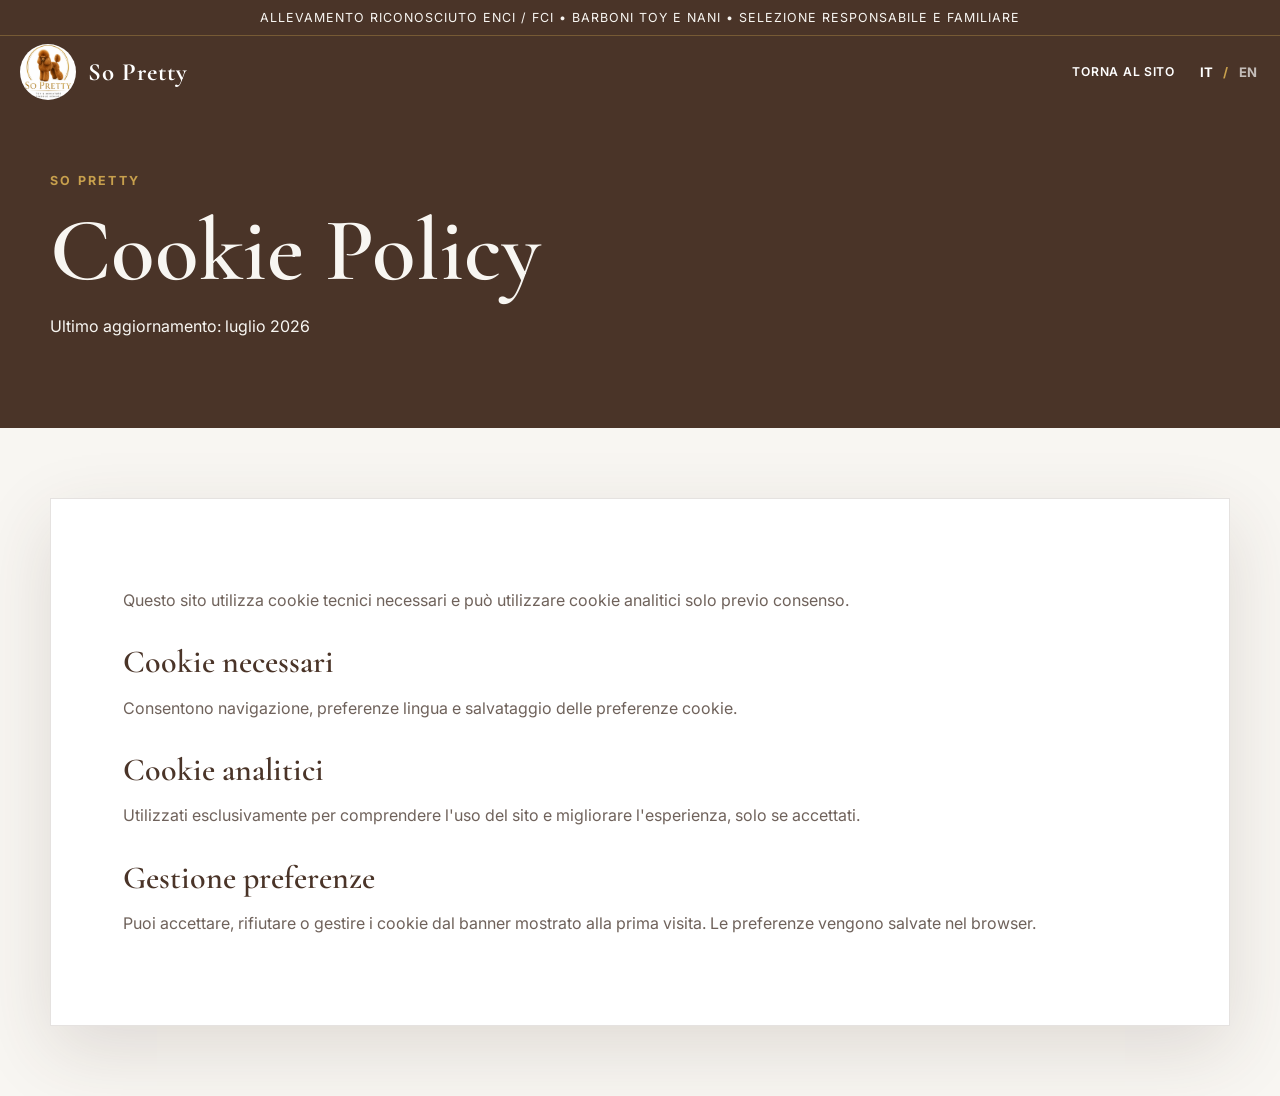
<file: cookie-policy.html>
<!DOCTYPE html>
<html lang="it">
<head>
  <meta charset="UTF-8" />
  <meta name="viewport" content="width=device-width, initial-scale=1.0" />
  <title>Cookie Policy | So Pretty</title>
  <meta name="description" content="Cookie Policy del sito So Pretty, allevamento ENCI/FCI di Barboni Toy e Nani." />
  <meta name="robots" content="index, follow" />
  <link rel="canonical" href="https://nourabm33.github.io/so-pretty/cookie-policy.html" />
  <link rel="icon" href="assets/sopretty/favicon.png" />
  <link rel="preconnect" href="https://fonts.googleapis.com" />
  <link rel="preconnect" href="https://fonts.gstatic.com" crossorigin />
  <link href="https://fonts.googleapis.com/css2?family=Cormorant+Garamond:wght@500;600;700&family=Inter:wght@300;400;500;600;700&display=swap" rel="stylesheet" />
  <link rel="stylesheet" href="styles.css" />
</head>
<body class="legal-page">
  <div class="announcement"><span data-i18n="announcement">Allevamento riconosciuto ENCI / FCI • Barboni Toy e Nani • Selezione responsabile e familiare</span></div>
  <header class="site-header scrolled" data-header>
    <nav class="nav" aria-label="Main navigation">
      <a class="brand" href="index.html#home"><img src="assets/sopretty/so-pretty-logo.webp" alt="So Pretty logo" /> <span>So Pretty</span></a>
      <div class="nav-menu open-static">
        <a href="index.html" data-i18n="legal.back">Torna al sito</a>
        <div class="language-switcher"><button type="button" class="active" data-lang="it">IT</button><span>/</span><button type="button" data-lang="en">EN</button></div>
      </div>
    </nav>
  </header>
  <main>
    <section class="legal-hero"><div class="container"><p class="eyebrow">So Pretty</p><h1 data-i18n="cookiePolicy.title">Cookie Policy</h1><p data-i18n="privacy.updated">Ultimo aggiornamento: luglio 2026</p></div></section>
    <section class="legal-content"><div class="container"><article class="legal-card" data-i18n-html="cookiePolicy.body"></article></div></section>
  </main>
  <script src="script.js" defer></script>
</body>
</html>
</file>
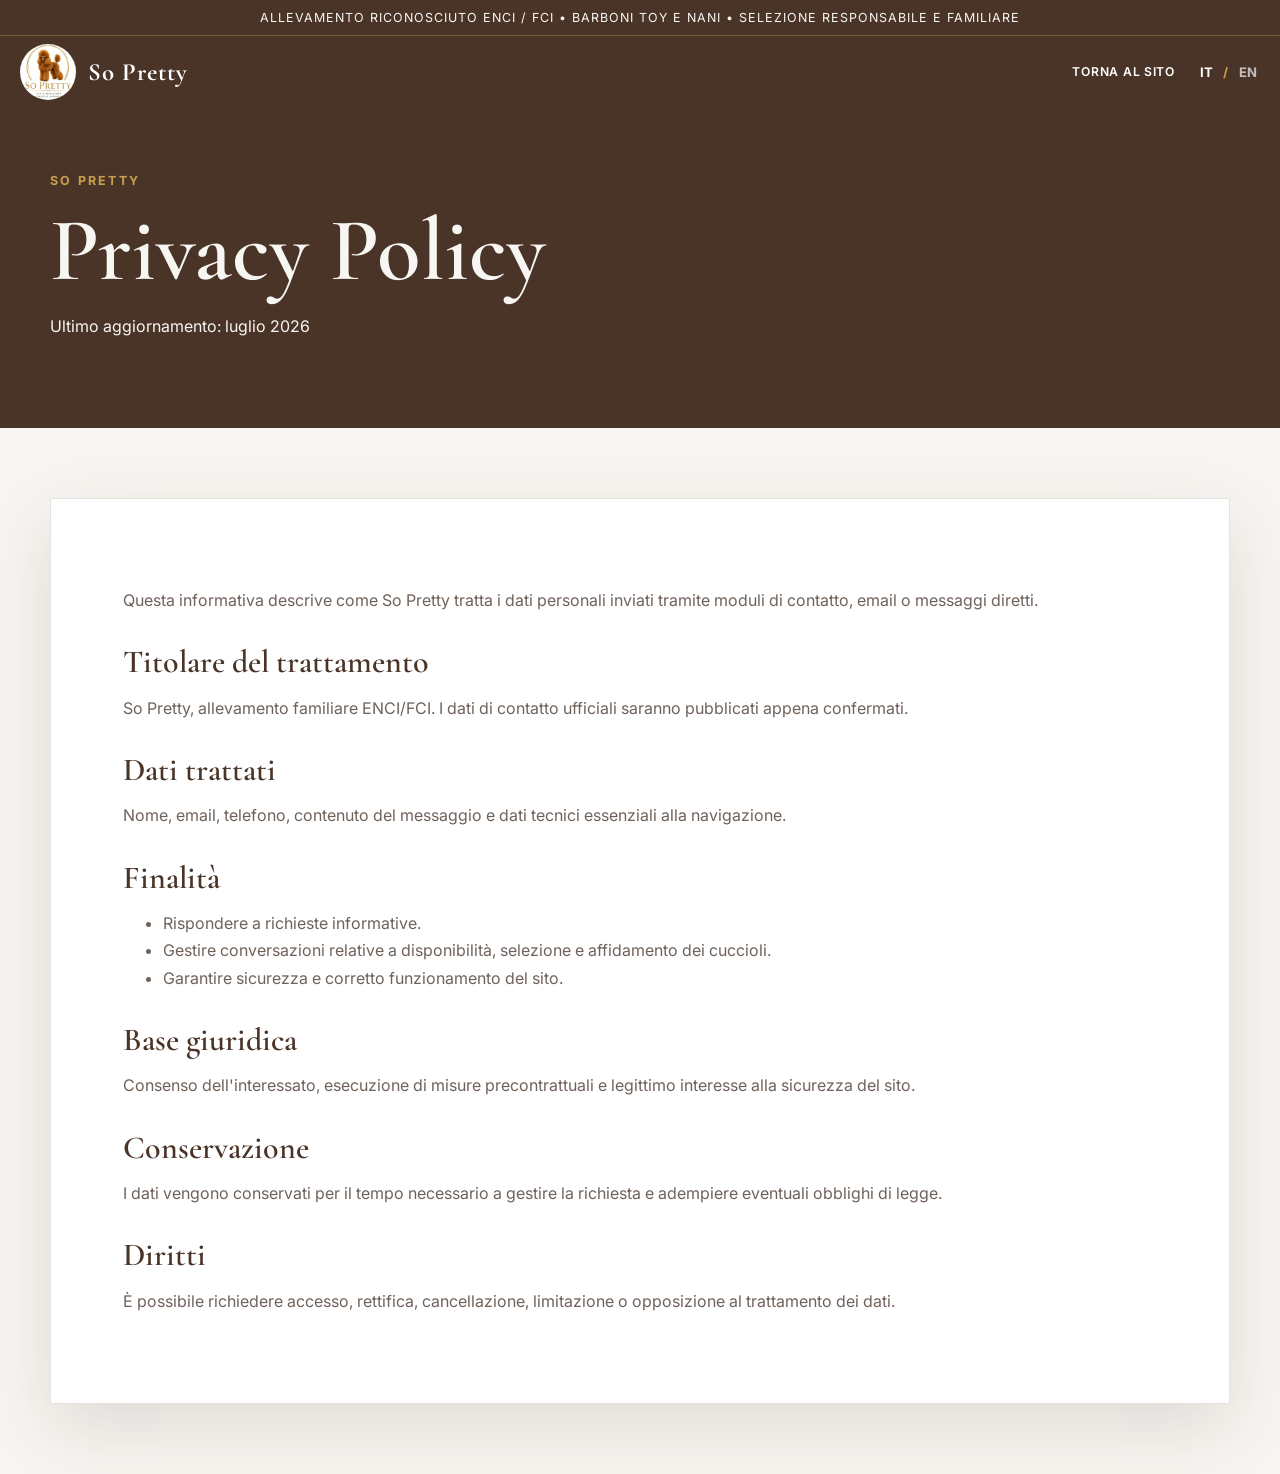
<file: privacy.html>
<!DOCTYPE html>
<html lang="it">
<head>
  <meta charset="UTF-8" />
  <meta name="viewport" content="width=device-width, initial-scale=1.0" />
  <title>Privacy Policy | So Pretty</title>
  <meta name="description" content="Privacy Policy del sito So Pretty, allevamento ENCI/FCI di Barboni Toy e Nani." />
  <meta name="robots" content="index, follow" />
  <link rel="canonical" href="https://nourabm33.github.io/so-pretty/privacy.html" />
  <link rel="icon" href="assets/sopretty/favicon.png" />
  <link rel="preconnect" href="https://fonts.googleapis.com" />
  <link rel="preconnect" href="https://fonts.gstatic.com" crossorigin />
  <link href="https://fonts.googleapis.com/css2?family=Cormorant+Garamond:wght@500;600;700&family=Inter:wght@300;400;500;600;700&display=swap" rel="stylesheet" />
  <link rel="stylesheet" href="styles.css" />
</head>
<body class="legal-page">
  <div class="announcement"><span data-i18n="announcement">Allevamento riconosciuto ENCI / FCI • Barboni Toy e Nani • Selezione responsabile e familiare</span></div>
  <header class="site-header scrolled" data-header>
    <nav class="nav" aria-label="Main navigation">
      <a class="brand" href="index.html#home"><img src="assets/sopretty/so-pretty-logo.webp" alt="So Pretty logo" /> <span>So Pretty</span></a>
      <div class="nav-menu open-static">
        <a href="index.html" data-i18n="legal.back">Torna al sito</a>
        <div class="language-switcher"><button type="button" class="active" data-lang="it">IT</button><span>/</span><button type="button" data-lang="en">EN</button></div>
      </div>
    </nav>
  </header>
  <main>
    <section class="legal-hero"><div class="container"><p class="eyebrow">So Pretty</p><h1 data-i18n="privacy.title">Privacy Policy</h1><p data-i18n="privacy.updated">Ultimo aggiornamento: luglio 2026</p></div></section>
    <section class="legal-content"><div class="container"><article class="legal-card" data-i18n-html="privacy.body"></article></div></section>
  </main>
  <script src="script.js" defer></script>
</body>
</html>
</file>
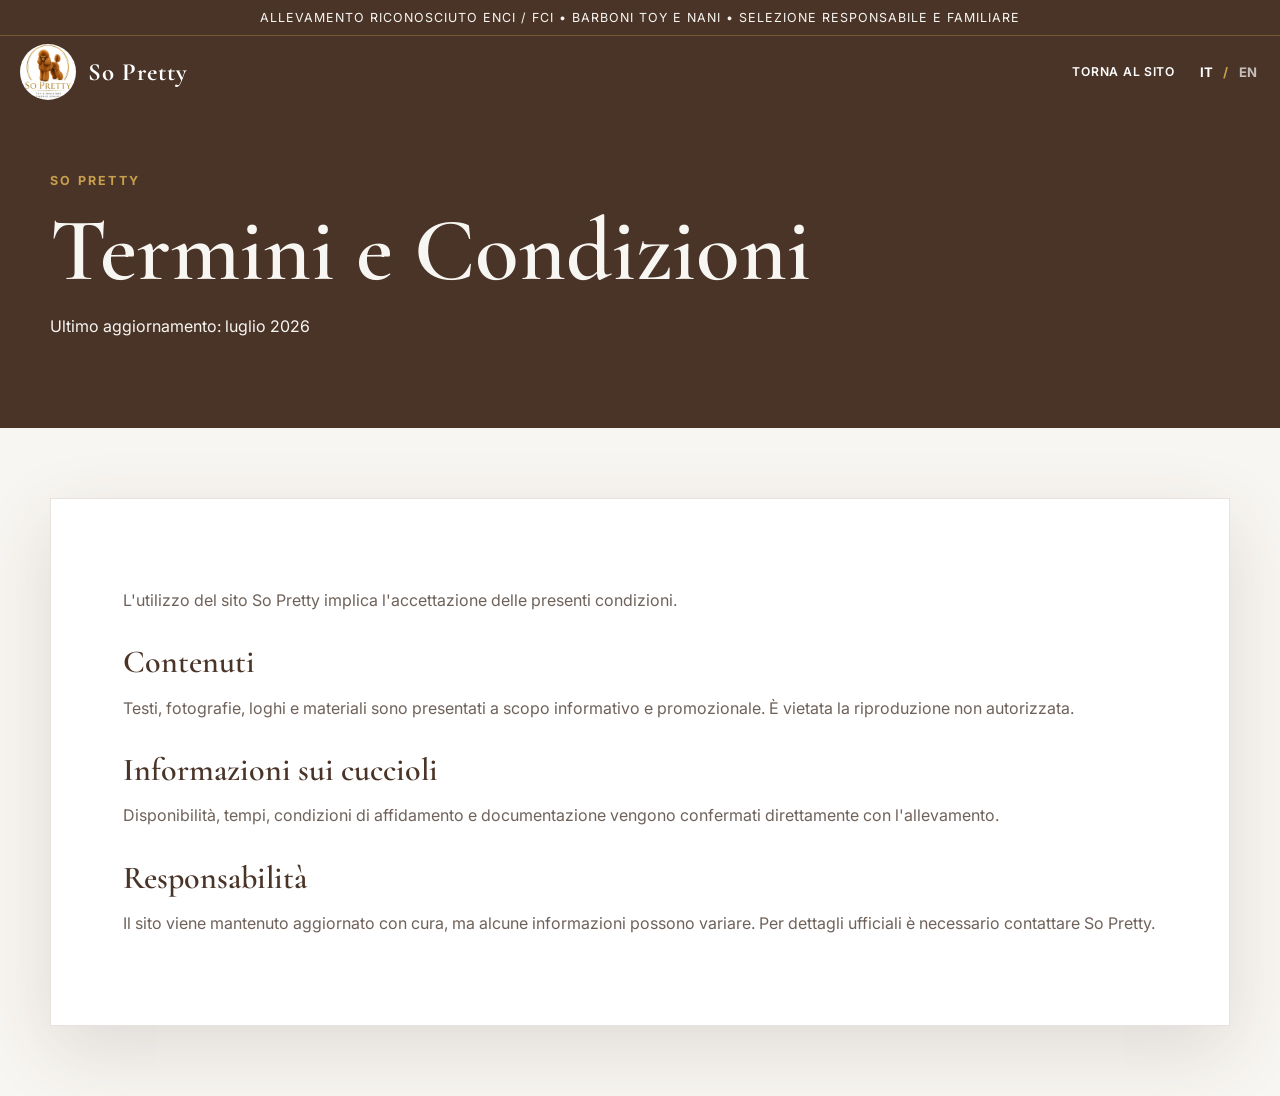
<file: terms.html>
<!DOCTYPE html>
<html lang="it">
<head>
  <meta charset="UTF-8" />
  <meta name="viewport" content="width=device-width, initial-scale=1.0" />
  <title>Termini e Condizioni | So Pretty</title>
  <meta name="description" content="Termini e Condizioni del sito So Pretty, allevamento ENCI/FCI di Barboni Toy e Nani." />
  <meta name="robots" content="index, follow" />
  <link rel="canonical" href="https://nourabm33.github.io/so-pretty/terms.html" />
  <link rel="icon" href="assets/sopretty/favicon.png" />
  <link rel="preconnect" href="https://fonts.googleapis.com" />
  <link rel="preconnect" href="https://fonts.gstatic.com" crossorigin />
  <link href="https://fonts.googleapis.com/css2?family=Cormorant+Garamond:wght@500;600;700&family=Inter:wght@300;400;500;600;700&display=swap" rel="stylesheet" />
  <link rel="stylesheet" href="styles.css" />
</head>
<body class="legal-page">
  <div class="announcement"><span data-i18n="announcement">Allevamento riconosciuto ENCI / FCI • Barboni Toy e Nani • Selezione responsabile e familiare</span></div>
  <header class="site-header scrolled" data-header>
    <nav class="nav" aria-label="Main navigation">
      <a class="brand" href="index.html#home"><img src="assets/sopretty/so-pretty-logo.webp" alt="So Pretty logo" /> <span>So Pretty</span></a>
      <div class="nav-menu open-static">
        <a href="index.html" data-i18n="legal.back">Torna al sito</a>
        <div class="language-switcher"><button type="button" class="active" data-lang="it">IT</button><span>/</span><button type="button" data-lang="en">EN</button></div>
      </div>
    </nav>
  </header>
  <main>
    <section class="legal-hero"><div class="container"><p class="eyebrow">So Pretty</p><h1 data-i18n="terms.title">Termini e Condizioni</h1><p data-i18n="privacy.updated">Ultimo aggiornamento: luglio 2026</p></div></section>
    <section class="legal-content"><div class="container"><article class="legal-card" data-i18n-html="terms.body"></article></div></section>
  </main>
  <script src="script.js" defer></script>
</body>
</html>
</file>
<file: styles.css>
:root {
  --white: #ffffff;
  --cream: #f8f6f2;
  --gold: #c8a04d;
  --gold-dark: #9c772b;
  --brown: #4a3428;
  --text: #222222;
  --muted: #6f625b;
  --line: rgba(74, 52, 40, 0.14);
  --shadow: 0 24px 70px rgba(74, 52, 40, 0.14);
  --serif: "Cormorant Garamond", Georgia, serif;
  --sans: "Inter", system-ui, -apple-system, BlinkMacSystemFont, "Segoe UI", sans-serif;
}

* { box-sizing: border-box; }
[hidden] { display: none !important; }
html { scroll-behavior: smooth; scroll-padding-top: 110px; }
body {
  margin: 0;
  color: var(--text);
  background: var(--white);
  font-family: var(--sans);
  line-height: 1.7;
  overflow-x: hidden;
}
body.nav-open, body.lightbox-open { overflow: hidden; }
a { color: inherit; text-decoration: none; }
img { display: block; max-width: 100%; }
button, input, textarea { font: inherit; }
button { cursor: pointer; }
.container { width: min(1180px, calc(100% - 40px)); margin: 0 auto; }
.sr-only, .skip-link { position: absolute; width: 1px; height: 1px; overflow: hidden; clip: rect(0, 0, 0, 0); }
.skip-link:focus { width: auto; height: auto; clip: auto; z-index: 10000; top: 16px; left: 16px; padding: 10px 14px; background: var(--brown); color: white; }

.announcement {
  position: fixed;
  inset: 0 0 auto 0;
  z-index: 80;
  min-height: 34px;
  display: grid;
  place-items: center;
  padding: 7px 18px;
  background: var(--brown);
  color: var(--cream);
  font-size: 0.78rem;
  letter-spacing: 0.08em;
  text-transform: uppercase;
  text-align: center;
  border-bottom: 1px solid rgba(200, 160, 77, 0.35);
}

.site-header {
  position: fixed;
  top: 34px;
  left: 0;
  right: 0;
  z-index: 79;
  transition: background 0.35s ease, box-shadow 0.35s ease, transform 0.35s ease;
}
.site-header.scrolled {
  background: rgba(255, 255, 255, 0.94);
  box-shadow: 0 12px 40px rgba(74, 52, 40, 0.1);
  backdrop-filter: blur(18px);
}
.site-header:not(.scrolled) .brand,
.site-header:not(.scrolled) .nav-menu a,
.site-header:not(.scrolled) .language-switcher button.active { color: var(--white); }
.site-header:not(.scrolled) .language-switcher button { color: rgba(255, 255, 255, 0.68); }
.site-header:not(.scrolled) .language-switcher { color: var(--gold); }
.site-header:not(.scrolled) .nav-toggle { background: rgba(255, 255, 255, 0.14); border-color: rgba(255, 255, 255, 0.32); }
.site-header:not(.scrolled) .nav-toggle span:not(.sr-only) { background: var(--white); }
.nav {
  width: min(1240px, calc(100% - 32px));
  margin: 0 auto;
  min-height: 76px;
  display: flex;
  align-items: center;
  justify-content: space-between;
  gap: 22px;
}
.brand { display: inline-flex; align-items: center; gap: 12px; white-space: nowrap; flex: 0 0 auto; font-family: var(--serif); font-size: 1.55rem; font-weight: 700; letter-spacing: 0.04em; color: var(--brown); }
.hero .brand { color: var(--white); }
.brand img { width: 56px; height: 56px; object-fit: contain; border-radius: 50%; }
.nav-menu { display: flex; align-items: center; gap: 18px; color: var(--brown); }
.nav-menu.open-static { display: flex; opacity: 1; pointer-events: auto; transform: none; position: static; background: transparent; box-shadow: none; border: 0; padding: 0; }
.nav-menu a { font-size: 0.76rem; letter-spacing: 0.06em; text-transform: uppercase; font-weight: 600; position: relative; white-space: nowrap; }
.nav-menu a::after { content: ""; position: absolute; left: 0; bottom: -8px; width: 0; height: 1px; background: var(--gold); transition: width 0.25s ease; }
.nav-menu a:hover::after, .nav-menu a:focus-visible::after { width: 100%; }
.language-switcher { display: flex; align-items: center; gap: 7px; padding-left: 4px; color: var(--gold-dark); font-size: 0.82rem; font-weight: 700; letter-spacing: 0.08em; }
.language-switcher button { border: 0; background: transparent; color: var(--muted); padding: 3px; }
.language-switcher button.active { color: var(--brown); }
.nav-toggle { display: none; width: 46px; height: 46px; border: 1px solid var(--line); border-radius: 50%; background: rgba(255,255,255,0.8); flex-direction: column; justify-content: center; align-items: center; gap: 5px; }
.nav-toggle span:not(.sr-only) { width: 18px; height: 1px; background: var(--brown); transition: transform 0.25s ease, opacity 0.25s ease; }

.hero { min-height: 100svh; position: relative; display: grid; place-items: center; overflow: hidden; isolation: isolate; padding: 160px 20px 90px; background-color: #2c211b; }
.hero-bg, .final-bg { position: absolute; inset: 0; background: url("assets/sopretty/hero-darscian-creamy.webp") center 38% / cover no-repeat; transform: scale(1.04); z-index: -3; }
.hero-bg { z-index: -4; background-position: center; filter: blur(28px) brightness(0.85) saturate(0.95); transform: scale(1.18); }
.hero::after { content: ""; position: absolute; inset: 0; z-index: -3; background: url("assets/sopretty/hero-darscian-creamy.webp") center / contain no-repeat; pointer-events: none; }
.hero-overlay, .final-overlay { position: absolute; inset: 0; z-index: -2; background: linear-gradient(90deg, rgba(34, 25, 20, 0.78), rgba(34, 25, 20, 0.3) 48%, rgba(34, 25, 20, 0.12)), linear-gradient(0deg, rgba(0,0,0,0.38), rgba(0,0,0,0.05)); }
.hero-content { max-width: 760px; text-align: center; color: var(--white); }
.hero-logo { width: 154px; height: 154px; object-fit: contain; margin: 0 auto 18px; border-radius: 50%; box-shadow: 0 18px 60px rgba(0,0,0,0.22); }
.eyebrow { margin: 0 0 14px; color: var(--gold); font-weight: 700; letter-spacing: 0.18em; text-transform: uppercase; font-size: 0.78rem; }
h1, h2, h3 { font-family: var(--serif); color: var(--brown); line-height: 1.02; margin: 0; font-weight: 600; }
.hero h1 { font-size: clamp(4.2rem, 11vw, 9rem); color: var(--white); letter-spacing: 0.1em; text-shadow: 0 18px 70px rgba(0,0,0,0.42); }
.hero-subtitle { margin: 10px auto 0; font-size: clamp(1.1rem, 2vw, 1.55rem); letter-spacing: 0.08em; text-transform: uppercase; }
.hero-caption { position: absolute; right: 28px; bottom: 28px; z-index: 1; margin: 0; padding: 8px 14px; font-size: 0.7rem; letter-spacing: 0.16em; text-transform: uppercase; color: var(--white); background: rgba(34, 25, 20, 0.45); border: 1px solid rgba(200, 160, 77, 0.55); backdrop-filter: blur(8px); }
.hero-caption span { color: var(--gold); }
.hero-actions { display: flex; justify-content: center; gap: 14px; flex-wrap: wrap; margin-top: 34px; }
.btn { display: inline-flex; align-items: center; justify-content: center; gap: 8px; min-height: 50px; padding: 13px 25px; border-radius: 999px; border: 1px solid transparent; font-size: 0.78rem; font-weight: 700; letter-spacing: 0.1em; text-transform: uppercase; transition: transform 0.25s ease, box-shadow 0.25s ease, background 0.25s ease; }
.btn:hover, .btn:focus-visible { transform: translateY(-2px); }
.btn.primary { background: var(--gold); color: var(--white); box-shadow: 0 16px 40px rgba(200, 160, 77, 0.26); }
.btn.secondary { background: rgba(255,255,255,0.08); color: currentColor; border-color: rgba(255,255,255,0.45); backdrop-filter: blur(12px); }
.btn.small { min-height: 42px; padding: 10px 16px; font-size: 0.7rem; }
.scroll-cue { position: absolute; left: 50%; bottom: 30px; width: 1px; height: 62px; background: rgba(255,255,255,0.3); overflow: hidden; }
.scroll-cue span { display: block; width: 1px; height: 28px; background: var(--gold); animation: scrollCue 1.8s infinite; }
@keyframes scrollCue { from { transform: translateY(-32px); } to { transform: translateY(70px); } }

.intro-strip { background: var(--cream); border-bottom: 1px solid var(--line); }
.intro-grid { min-height: 156px; display: grid; grid-template-columns: 1.4fr 1fr; align-items: center; gap: 28px; }
.intro-grid p { font-family: var(--serif); color: var(--brown); font-size: clamp(1.55rem, 3vw, 2.45rem); line-height: 1.1; margin: 0; }
.intro-logos { display: flex; justify-content: flex-end; gap: 18px; flex-wrap: wrap; }
.intro-logos img { width: 86px; height: 86px; object-fit: contain; border-radius: 50%; background: var(--white); padding: 10px; box-shadow: 0 18px 50px rgba(74, 52, 40, 0.09); }

.section { padding: clamp(84px, 9vw, 132px) 0; }
.two-column { display: grid; grid-template-columns: minmax(0, 1fr) minmax(340px, 0.9fr); align-items: center; gap: clamp(40px, 7vw, 90px); }
.section-heading { max-width: 760px; margin-bottom: 40px; }
.section-heading.center { margin-left: auto; margin-right: auto; text-align: center; }
.section-heading h2, .section-copy h2, .final-content h2 { font-size: clamp(2.4rem, 5.5vw, 5rem); }
.section-heading p:not(.eyebrow), .section-copy p { color: var(--muted); }
.story p { margin: 0 0 18px; }
.text-link { display: inline-flex; margin-top: 12px; color: var(--brown); font-weight: 700; border-bottom: 1px solid var(--gold); letter-spacing: 0.02em; }
.image-collage { position: relative; min-height: 600px; }
.portrait-card { position: absolute; margin: 0; border-radius: 220px 220px 8px 8px; overflow: hidden; box-shadow: var(--shadow); background: var(--cream); }
.portrait-card.large { right: 34px; top: 0; width: 72%; }
.portrait-card.small { left: 0; bottom: 0; width: 48%; border: 12px solid var(--white); }
.portrait-card img { width: 100%; height: 100%; object-fit: cover; aspect-ratio: 3 / 4; transition: transform 0.5s ease; }
.portrait-card:hover img { transform: scale(1.035); }

.trust, .poodles, .process { background: var(--cream); }
.stats-grid { display: grid; grid-template-columns: repeat(4, 1fr); gap: 18px; }
.stats-grid.duo { grid-template-columns: repeat(2, 1fr); }
.stat-card { min-height: 190px; display: flex; flex-direction: column; justify-content: center; align-items: center; text-align: center; padding: 28px; background: var(--white); border: 1px solid var(--line); box-shadow: 0 18px 60px rgba(74, 52, 40, 0.07); }
.stat-card strong { font-family: var(--serif); font-size: clamp(2rem, 4vw, 3.4rem); color: var(--brown); line-height: 1; }
.stat-card span { margin-top: 12px; color: var(--muted); text-transform: uppercase; letter-spacing: 0.12em; font-size: 0.76rem; font-weight: 700; }

.philosophy-grid { display: grid; grid-template-columns: repeat(4, 1fr); gap: 16px; }
.philosophy-card { min-height: 178px; padding: 24px; background: linear-gradient(135deg, var(--white), var(--cream)); border: 1px solid var(--line); display: flex; flex-direction: column; justify-content: space-between; transition: transform 0.25s ease, box-shadow 0.25s ease; }
.philosophy-card:hover { transform: translateY(-5px); box-shadow: var(--shadow); }
.philosophy-card span { color: var(--gold); font-size: 0.78rem; letter-spacing: 0.14em; font-weight: 700; }
.philosophy-card h3 { font-size: 1.65rem; }
.philosophy-card.wide { grid-column: span 2; background: var(--brown); }
.philosophy-card.wide h3 { color: var(--cream); }

.dog-grid { display: grid; grid-template-columns: repeat(3, 1fr); gap: 24px; }
.dog-card { background: var(--white); border: 1px solid var(--line); box-shadow: 0 18px 60px rgba(74, 52, 40, 0.08); overflow: hidden; display: flex; flex-direction: column; }
.dog-image { overflow: hidden; }
.dog-image img { width: 100%; aspect-ratio: 4 / 5; object-fit: cover; transition: transform 0.55s ease; }
.dog-card:hover .dog-image img { transform: scale(1.045); }
.dog-content { padding: 28px; display: flex; flex-direction: column; flex: 1; }
.dog-content h3 { font-size: 2.1rem; }
.dog-content p:not(.eyebrow), .dog-content li { color: var(--muted); }
.dog-content ul { margin: auto 0 0; padding: 18px 0 0; list-style: none; display: grid; gap: 7px; }
.dog-content li::before { content: "—"; color: var(--gold); margin-right: 8px; }
.dog-content ul.award-badges { display: flex; flex-wrap: wrap; gap: 8px; }
.award-badges li { position: relative; padding: 7px 14px 7px 30px; font-size: 0.74rem; letter-spacing: 0.04em; text-transform: uppercase; color: var(--brown); background: var(--cream); border: 1px solid rgba(200, 160, 77, 0.45); border-radius: 999px; line-height: 1.25; }
.award-badges li::before { content: "\2726"; position: absolute; left: 12px; top: 50%; transform: translateY(-50%); margin: 0; color: var(--gold); font-size: 0.8rem; }

.certificate-grid { display: grid; grid-template-columns: repeat(3, 1fr); gap: 22px; }
.certificate-card, .gallery-item { border: 0; background: transparent; padding: 0; text-align: left; color: inherit; }
.certificate-card { position: relative; overflow: hidden; border: 1px solid var(--line); box-shadow: var(--shadow); background: var(--cream); }
.certificate-card img { width: 100%; aspect-ratio: 4 / 3; object-fit: cover; transition: transform 0.45s ease; }
.certificate-card:hover img, .gallery-item:hover img { transform: scale(1.045); }
.certificate-card span { position: absolute; left: 18px; right: 18px; bottom: 18px; padding: 12px 14px; background: rgba(255,255,255,0.9); color: var(--brown); font-weight: 700; letter-spacing: 0.04em; backdrop-filter: blur(12px); }

.gallery-filters { display: flex; justify-content: center; gap: 10px; flex-wrap: wrap; margin-bottom: 34px; }
.gallery-filters button { border: 1px solid var(--line); background: var(--white); color: var(--brown); padding: 10px 18px; border-radius: 999px; font-size: 0.75rem; font-weight: 700; letter-spacing: 0.08em; text-transform: uppercase; }
.gallery-filters button.active { background: var(--brown); color: var(--cream); border-color: var(--brown); }
.masonry-gallery { display: grid; grid-template-columns: repeat(4, 1fr); grid-auto-rows: 230px; gap: 16px; }
.masonry-gallery.spaced { margin-top: 16px; }
.gallery-item { overflow: hidden; border-radius: 2px; box-shadow: 0 14px 44px rgba(74, 52, 40, 0.08); }
.gallery-item img { width: 100%; height: 100%; object-fit: cover; transition: transform 0.45s ease, filter 0.3s ease; }
.gallery-item.tall { grid-row: span 2; }
.gallery-item.wide { grid-column: span 2; }
.gallery-item.hidden { display: none; }

.timeline { display: grid; grid-template-columns: repeat(6, 1fr); position: relative; gap: 12px; }
.timeline::before { content: ""; position: absolute; top: 38px; left: 6%; right: 6%; height: 1px; background: var(--gold); opacity: 0.55; }
.timeline-step { position: relative; text-align: center; padding-top: 6px; }
.timeline-step span { width: 76px; height: 76px; margin: 0 auto 18px; border-radius: 50%; background: var(--white); border: 1px solid var(--gold); display: grid; place-items: center; color: var(--gold-dark); font-weight: 700; box-shadow: 0 14px 40px rgba(74, 52, 40, 0.08); }
.timeline-step h3 { font-size: 1.35rem; }

.testimonial-grid { display: grid; grid-template-columns: repeat(3, 1fr); gap: 22px; }
.testimonial-card { padding: 34px; background: var(--white); border: 1px solid var(--line); box-shadow: 0 18px 60px rgba(74, 52, 40, 0.07); }
.testimonial-card div { color: var(--gold); letter-spacing: 0.2em; margin-bottom: 18px; }
.testimonial-card p { color: var(--muted); font-family: var(--serif); font-size: 1.45rem; line-height: 1.25; }
.testimonial-card strong { color: var(--brown); }

.final-cta { min-height: 560px; position: relative; display: grid; place-items: center; isolation: isolate; text-align: center; overflow: hidden; }
.final-bg { background-image: url("assets/sopretty/apricot-show-table.webp"); background-position: center; }
.final-overlay { background: rgba(34,25,20,0.58); }
.final-content { color: var(--white); max-width: 760px; }
.final-content h2 { color: var(--white); margin-bottom: 28px; }

.contact-grid { display: grid; grid-template-columns: 0.9fr 1fr; gap: clamp(34px, 6vw, 80px); align-items: start; }
.contact-details { display: grid; grid-template-columns: repeat(2, 1fr); gap: 12px; margin-top: 28px; }
.contact-details a { padding: 18px; border: 1px solid var(--line); background: var(--cream); }
.contact-details span { display: block; color: var(--gold-dark); font-size: 0.72rem; letter-spacing: 0.12em; text-transform: uppercase; font-weight: 800; }
.contact-details strong { color: var(--brown); }
.contact-form { padding: clamp(26px, 4vw, 48px); background: var(--cream); border: 1px solid var(--line); box-shadow: var(--shadow); display: grid; gap: 18px; }
.contact-form label { display: grid; gap: 8px; color: var(--brown); font-size: 0.78rem; letter-spacing: 0.1em; text-transform: uppercase; font-weight: 800; }
.contact-form input, .contact-form textarea { width: 100%; border: 1px solid rgba(74, 52, 40, 0.18); background: var(--white); padding: 14px 15px; border-radius: 0; color: var(--text); outline: none; transition: border-color 0.2s ease, box-shadow 0.2s ease; }
.contact-form input:focus, .contact-form textarea:focus { border-color: var(--gold); box-shadow: 0 0 0 3px rgba(200,160,77,0.13); }
.form-note { color: var(--muted); margin: 0; font-size: 0.86rem; }

.footer { background: var(--brown); color: var(--cream); padding-top: 66px; }
.footer-grid { display: grid; grid-template-columns: 1.45fr repeat(3, 1fr); gap: 34px; }
.footer h3 { color: var(--gold); font-family: var(--sans); font-size: 0.78rem; letter-spacing: 0.14em; text-transform: uppercase; margin-bottom: 14px; }
.footer a { display: table; color: rgba(248,246,242,0.78); margin: 8px 0; }
.footer a:hover { color: var(--gold); }
.footer p { color: rgba(248,246,242,0.72); max-width: 360px; }
.footer-brand { color: var(--cream) !important; }
.footer-brand img { width: 62px; height: 62px; }
.footer-bottom { margin-top: 52px; border-top: 1px solid rgba(248,246,242,0.13); padding: 20px; display: flex; justify-content: center; gap: 10px; color: rgba(248,246,242,0.65); font-size: 0.86rem; }

.cookie-banner { position: fixed; left: 18px; right: 18px; bottom: 18px; z-index: 100; display: none; grid-template-columns: 1fr auto; gap: 24px; align-items: center; max-width: 1120px; margin: 0 auto; padding: 22px; background: rgba(255,255,255,0.96); border: 1px solid var(--line); box-shadow: 0 22px 70px rgba(0,0,0,0.18); backdrop-filter: blur(18px); }
.cookie-banner.visible { display: grid; }
.cookie-banner h2 { font-size: 1.65rem; }
.cookie-banner p { margin: 6px 0 0; color: var(--muted); max-width: 680px; }
.cookie-actions { display: flex; flex-wrap: wrap; justify-content: flex-end; gap: 10px; }
.cookie-actions .secondary { color: var(--brown); border-color: var(--line); background: var(--cream); }
.cookie-preferences { display: flex; gap: 18px; margin-top: 12px; color: var(--brown); }

.lightbox { position: fixed; inset: 0; z-index: 120; background: rgba(20, 13, 9, 0.88); display: none; place-items: center; padding: 32px; }
.lightbox.open { display: grid; }
.lightbox figure { margin: 0; max-width: min(1100px, 94vw); max-height: 90svh; color: var(--cream); text-align: center; }
.lightbox img { max-height: 82svh; object-fit: contain; margin: 0 auto; box-shadow: 0 22px 80px rgba(0,0,0,0.38); cursor: zoom-in; transition: transform 0.25s ease; }
.lightbox img.zoomed { transform: scale(1.45); cursor: zoom-out; }
.lightbox figcaption { margin-top: 12px; color: var(--cream); }
.lightbox-close { position: absolute; right: 22px; top: 16px; border: 0; background: transparent; color: var(--cream); font-size: 3rem; line-height: 1; }

.reveal { opacity: 0; transform: translateY(24px); transition: opacity 0.7s ease, transform 0.7s ease; }
.reveal.visible { opacity: 1; transform: translateY(0); }

.legal-page { background: var(--cream); }
.legal-hero { padding: 170px 0 72px; background: var(--brown); color: var(--cream); }
.legal-hero h1 { color: var(--cream); font-size: clamp(3rem, 7vw, 6rem); }
.legal-content { padding: 70px 0; }
.legal-card { background: var(--white); padding: clamp(28px, 6vw, 72px); border: 1px solid var(--line); box-shadow: var(--shadow); }
.legal-card h2 { font-size: 2rem; margin-top: 32px; }
.legal-card p, .legal-card li { color: var(--muted); }

@media (max-width: 1040px) {
  .nav { gap: 14px; }
  .brand { font-size: 1.1rem; }
  .brand img { width: 44px; height: 44px; }
  .nav-menu { gap: 12px; }
  .nav-menu a { font-size: 0.66rem; letter-spacing: 0.06em; }
  .stats-grid, .philosophy-grid { grid-template-columns: repeat(2, 1fr); }
  .dog-grid, .certificate-grid, .testimonial-grid, .contact-grid, .two-column, .intro-grid { grid-template-columns: 1fr; }
  .intro-logos { justify-content: flex-start; }
  .image-collage { min-height: 620px; }
  .timeline { grid-template-columns: repeat(3, 1fr); row-gap: 32px; }
  .timeline::before { display: none; }
  .masonry-gallery { grid-template-columns: repeat(3, 1fr); }
  .footer-grid { grid-template-columns: 1fr 1fr; }
}

@media (max-width: 820px) {
  .hero-caption { right: 16px; bottom: 16px; font-size: 0.62rem; }
  .announcement { font-size: 0.66rem; min-height: 42px; }
  .site-header { top: 42px; background: rgba(255,255,255,0.94); box-shadow: 0 12px 40px rgba(74, 52, 40, 0.08); }
  .site-header:not(.scrolled) .brand,
  .site-header:not(.scrolled) .nav-menu a,
  .site-header:not(.scrolled) .language-switcher button.active { color: var(--brown); }
  .site-header:not(.scrolled) .language-switcher button { color: var(--muted); }
  .site-header:not(.scrolled) .nav-toggle { background: rgba(255,255,255,0.8); border-color: var(--line); }
  .site-header:not(.scrolled) .nav-toggle span:not(.sr-only) { background: var(--brown); }
  .nav { min-height: 70px; }
  .nav-toggle { display: inline-flex; z-index: 90; }
  .nav-menu { position: fixed; inset: 112px 16px auto 16px; display: grid; gap: 0; padding: 20px; background: rgba(255,255,255,0.98); border: 1px solid var(--line); box-shadow: var(--shadow); transform: translateY(-12px); opacity: 0; pointer-events: none; transition: opacity 0.25s ease, transform 0.25s ease; }
  .nav-menu.open { opacity: 1; transform: translateY(0); pointer-events: auto; }
  .nav-menu a { padding: 13px 2px; border-bottom: 1px solid var(--line); font-size: 0.86rem; }
  .language-switcher { padding-top: 16px; }
  .nav-toggle[aria-expanded="true"] span:nth-child(1) { transform: translateY(6px) rotate(45deg); }
  .nav-toggle[aria-expanded="true"] span:nth-child(2) { opacity: 0; }
  .nav-toggle[aria-expanded="true"] span:nth-child(3) { transform: translateY(-6px) rotate(-45deg); }
  .hero { padding-top: 150px; align-items: end; }
  .hero-bg { background-position: center 40%; }
  .hero-overlay { background: linear-gradient(0deg, rgba(34,25,20,0.86), rgba(34,25,20,0.2)); }
  .hero-logo { width: 118px; height: 118px; }
  .hero-actions { flex-direction: column; align-items: stretch; }
  .section { padding: 76px 0; }
  .portrait-card { position: relative; }
  .portrait-card.large, .portrait-card.small { inset: auto; width: 100%; }
  .portrait-card.small { margin-top: 18px; border-width: 8px; }
  .image-collage { min-height: 0; }
  .masonry-gallery { grid-template-columns: 1fr 1fr; grid-auto-rows: 220px; }
  .gallery-item.wide { grid-column: span 2; }
  .cookie-banner { grid-template-columns: 1fr; }
  .cookie-actions { justify-content: flex-start; }
}

@media (max-width: 560px) {
  .container { width: min(100% - 28px, 1180px); }
  .brand span { font-size: 1.28rem; }
  .brand img { width: 48px; height: 48px; }
  .hero h1 { letter-spacing: 0.045em; font-size: clamp(3.4rem, 17vw, 5rem); }
  .intro-logos img { width: 68px; height: 68px; }
  .stats-grid, .philosophy-grid, .dog-grid, .certificate-grid, .testimonial-grid, .contact-details, .timeline, .footer-grid { grid-template-columns: 1fr; }
  .philosophy-card.wide { grid-column: auto; }
  .masonry-gallery { grid-template-columns: 1fr; grid-auto-rows: 300px; }
  .gallery-item.wide, .gallery-item.tall { grid-column: auto; grid-row: auto; }
  .footer-bottom { flex-direction: column; text-align: center; }
  .cookie-banner { left: 10px; right: 10px; bottom: 10px; padding: 16px; }
  .cookie-actions .btn { width: 100%; }
}

@media (prefers-reduced-motion: reduce) {
  *, *::before, *::after { animation-duration: 0.01ms !important; animation-iteration-count: 1 !important; scroll-behavior: auto !important; transition-duration: 0.01ms !important; }
  .reveal { opacity: 1; transform: none; }
}
</file>
